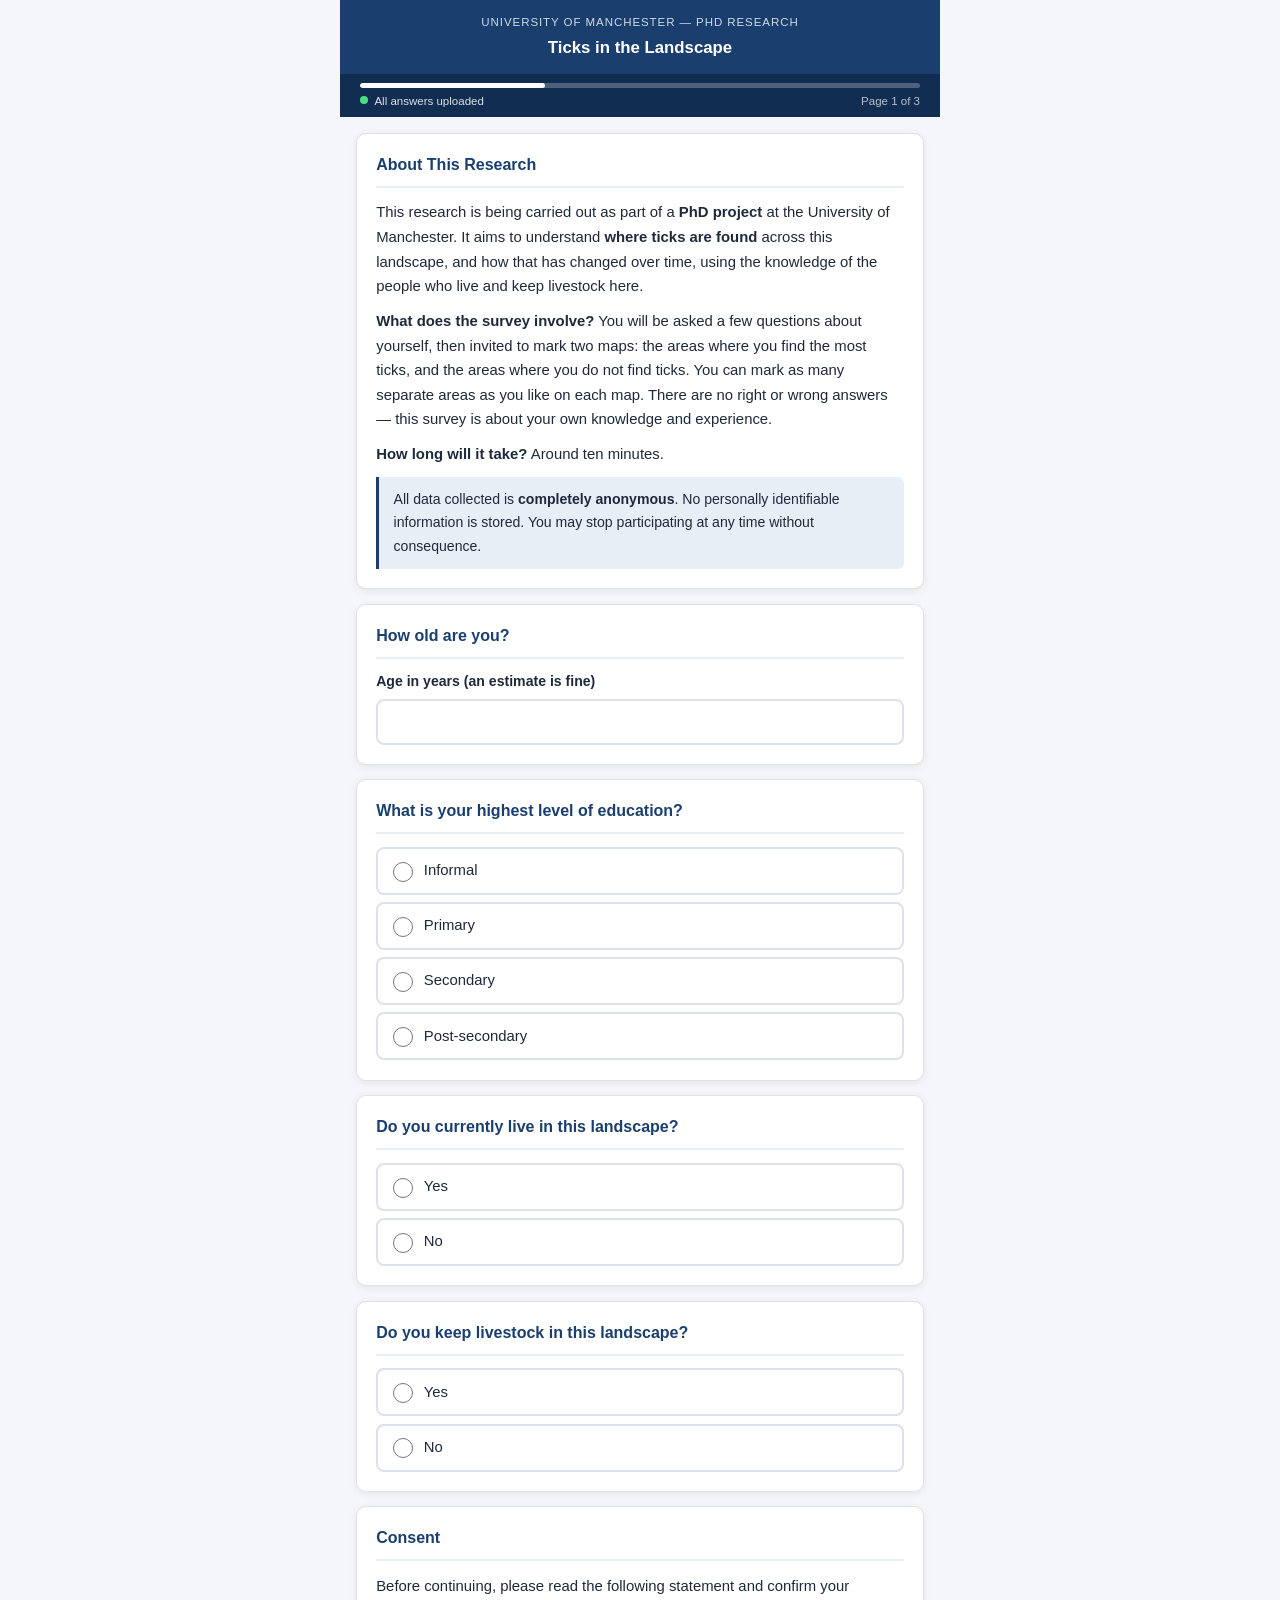
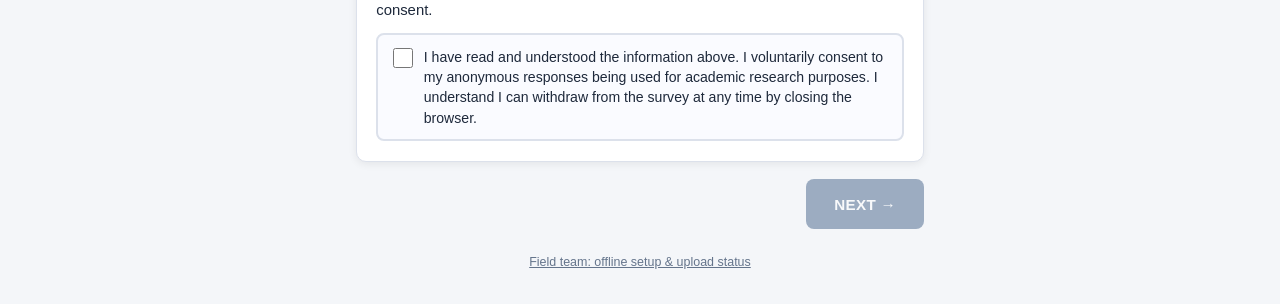
<file: index.html>
<!DOCTYPE html>
<html lang="en">
<head>
    <meta charset="UTF-8">
    <!-- Mobile first: the survey is designed to be completed on a phone, so
         the viewport is pinned to the device width from the outset. -->
    <meta name="viewport" content="width=device-width, initial-scale=1.0">
    <title>Ticks Mapping Survey</title>
    <link rel="stylesheet" href="style.css">
    <link rel="manifest" href="manifest.json">
    <meta name="theme-color" content="#1a3f6f">
</head>
<body>
<div class="page-container">

    <header class="site-header">
        <p class="institution">University of Manchester &mdash; PhD Research</p>
        <h1 class="site-title">Ticks in the Landscape</h1>
    </header>

    <!-- Three steps in total: this page, then the two maps. -->
    <div class="progress-wrap">
        <div class="progress-bar"><div class="progress-fill" style="width:33%"></div></div>
        <div class="progress-row">
            <p class="sync-status" id="sync-status"></p>
            <p class="progress-label">Page 1 of 3</p>
        </div>
    </div>

    <main class="content">

        <!-- ── Information sheet ── -->
        <div class="card">
            <h2>About This Research</h2>
            <p>This research is being carried out as part of a <strong>PhD project</strong> at the University of Manchester. It aims to understand <strong>where ticks are found</strong> across this landscape, and how that has changed over time, using the knowledge of the people who live and keep livestock here.</p>
            <p><strong>What does the survey involve?</strong> You will be asked a few questions about yourself, then invited to mark two maps: the areas where you find the most ticks, and the areas where you do not find ticks. You can mark as many separate areas as you like on each map. There are no right or wrong answers &mdash; this survey is about your own knowledge and experience.</p>
            <p><strong>How long will it take?</strong> Around ten minutes.</p>
            <p class="notice">All data collected is <strong>completely anonymous</strong>. No personally identifiable information is stored. You may stop participating at any time without consequence.</p>
        </div>

        <!-- ── Age ──
             A number rather than brackets: many participants will know their
             age only approximately, and an estimate in years is still more
             useful to the analysis than a bracket would be. -->
        <div class="card">
            <h2>How old are you?</h2>
            <div class="form-group">
                <label class="field-label" for="age">Age in years (an estimate is fine)</label>
                <input type="number" id="age" name="age" min="1" max="120" step="1" inputmode="numeric">
            </div>
        </div>

        <!-- ── Education ── -->
        <div class="card">
            <h2>What is your highest level of education?</h2>
            <div class="option-group" id="q-education">
                <label class="option-row"><input type="radio" name="education" value="informal"><span>Informal</span></label>
                <label class="option-row"><input type="radio" name="education" value="primary"><span>Primary</span></label>
                <label class="option-row"><input type="radio" name="education" value="secondary"><span>Secondary</span></label>
                <label class="option-row"><input type="radio" name="education" value="post_secondary"><span>Post-secondary</span></label>
            </div>
        </div>

        <!-- ── Residence ──
             The follow-up only appears on "Yes", and is only required then:
             see the FOLLOW_UPS table in the script below. -->
        <div class="card">
            <h2>Do you currently live in this landscape?</h2>
            <div class="option-group">
                <label class="option-row"><input type="radio" name="livesHere" value="yes"><span>Yes</span></label>
                <label class="option-row"><input type="radio" name="livesHere" value="no"><span>No</span></label>
            </div>
            <div class="follow-up hidden" id="livesHere-more">
                <div class="form-group">
                    <label class="field-label" for="livesYears">For how many years? (enter 0 if less than one year)</label>
                    <input type="number" id="livesYears" name="livesYears" min="0" max="120" step="1" inputmode="numeric">
                </div>
            </div>
        </div>

        <!-- ── Livestock ── -->
        <div class="card">
            <h2>Do you keep livestock in this landscape?</h2>
            <div class="option-group">
                <label class="option-row"><input type="radio" name="keepsLivestock" value="yes"><span>Yes</span></label>
                <label class="option-row"><input type="radio" name="keepsLivestock" value="no"><span>No</span></label>
            </div>
            <div class="follow-up hidden" id="keepsLivestock-more">
                <div class="form-group">
                    <label class="field-label" for="livestockYears">For how many years? (enter 0 if less than one year)</label>
                    <input type="number" id="livestockYears" name="livestockYears" min="0" max="120" step="1" inputmode="numeric">
                </div>
                <div class="form-group">
                    <label class="field-label">What livestock do you keep? (select all that apply)</label>
                    <div class="option-group" id="q-livestock">
                        <label class="option-row"><input type="checkbox" name="livestock" value="sheep"><span>Sheep</span></label>
                        <label class="option-row"><input type="checkbox" name="livestock" value="goats"><span>Goats</span></label>
                        <label class="option-row"><input type="checkbox" name="livestock" value="cattle"><span>Cattle</span></label>
                        <label class="option-row"><input type="checkbox" name="livestock" value="camel"><span>Camel</span></label>
                        <label class="option-row"><input type="checkbox" name="livestock" value="other"><span>Other (e.g., donkey, poultry)</span></label>
                    </div>
                </div>
            </div>
        </div>

        <!-- ── Consent ── -->
        <div class="card">
            <h2>Consent</h2>
            <p>Before continuing, please read the following statement and confirm your consent.</p>
            <label class="option-row consent-row">
                <input type="checkbox" id="consent">
                <span>I have read and understood the information above. I voluntarily consent to my anonymous responses being used for academic research purposes. I understand I can withdraw from the survey at any time by closing the browser.</span>
            </label>
        </div>

    </main>

    <!-- NEXT starts disabled and is unlocked once every question below has
         an answer — see updateGate() in the script block. -->
    <div class="nav-buttons end">
        <button class="btn btn-primary" id="next-btn" onclick="goNext()" disabled>NEXT &rarr;</button>
    </div>

    <!-- For the field team: pre-downloading the map, and checking on data
         that has not uploaded yet. -->
    <p class="setup-link"><a href="setup.html">Field team: offline setup &amp; upload status</a></p>

</div>

<!-- Classic scripts first: api.js expects both globals to exist. -->
<script src="config.js"></script>
<script src="outbox.js"></script>

<script type="module">
    import { getOrCreateSessionId, startNewSession, saveMeta,
             settleWithin, loadSurveyLocal, saveSurveyLocal } from './api.js';

    /* Decide whether this is a genuinely new participant, or someone stepping
       back to page 1 part-way through their own response.

       This matters on a shared device. The session ID lives in localStorage and
       is what every page writes under, so without an explicit reset a second
       participant on the same phone would file their answers into the first
       participant's database row and overwrite it. A fresh start is either no
       consent recorded yet, or a previous response that has been submitted. */
    const prev         = loadSurveyLocal();
    const isFreshStart = !prev.consent || prev.submittedAt;

    // Either way, this page must end up holding a valid session ID.
    if (isFreshStart) startNewSession(); else getOrCreateSessionId();

    /* Handed to the classic script below, which cannot import from a module
       but does own the buttons and their onclick handlers. */
    window.saveMeta        = saveMeta;
    window.settleWithin    = settleWithin;
    window.loadSurveyLocal = loadSurveyLocal;
    window.saveSurveyLocal = saveSurveyLocal;
</script>

<script>
    // Single-choice questions, always asked.
    const RADIO_NAMES = ['education', 'livesHere', 'keepsLivestock'];

    /* Questions that only appear, and are only required, after a "yes".
       Keyed by the yes/no question that reveals them; each lists the number
       fields and checkbox groups inside its follow-up block. */
    const FOLLOW_UPS = {
        livesHere:      { numbers: ['livesYears'],     checks: [] },
        keepsLivestock: { numbers: ['livestockYears'], checks: ['livestock'] }
    };

    const consentBox = document.getElementById('consent');
    const nextBtn    = document.getElementById('next-btn');

    /** The selected value of a radio group, or null. */
    const radioValue = name => {
        const el = document.querySelector(`input[name="${name}"]:checked`);
        return el ? el.value : null;
    };

    /** A whole number typed into a field, or null if blank or out of range. */
    function numberValue(id) {
        const el = document.getElementById(id);
        if (el.value.trim() === '') return null;
        const n = Number(el.value);
        return (Number.isInteger(n) && n >= Number(el.min) && n <= Number(el.max)) ? n : null;
    }

    /** Every ticked value of a checkbox group, as an array. */
    const checkValues = name =>
        [...document.querySelectorAll(`input[name="${name}"]:checked`)].map(cb => cb.value);

    /** Show each follow-up block only while its question is answered "yes". */
    function updateFollowUps() {
        Object.keys(FOLLOW_UPS).forEach(q => {
            document.getElementById(q + '-more').classList.toggle('hidden', radioValue(q) !== 'yes');
        });
    }

    /**
     * True once every question that is currently being asked has a valid
     * answer: age, the three single-choice questions, and the follow-ups of
     * any question answered "yes".
     */
    function allQuestionsAnswered() {
        if (numberValue('age') === null) return false;
        if (!RADIO_NAMES.every(radioValue)) return false;

        return Object.entries(FOLLOW_UPS).every(([q, f]) =>
            radioValue(q) !== 'yes' || (
                f.numbers.every(id => numberValue(id) !== null) &&
                f.checks.every(name => checkValues(name).length > 0)
            )
        );
    }

    /**
     * Re-evaluate whether NEXT should be enabled. Both consent and a complete
     * set of answers are required, since no later page gives a chance to come
     * back and fill in a skipped question.
     */
    function updateGate() {
        updateFollowUps();
        nextBtn.disabled = !consentBox.checked || !allQuestionsAnswered();
    }

    // Delegated: one pair of listeners covers every control on the page.
    document.querySelector('main').addEventListener('input',  updateGate);
    document.querySelector('main').addEventListener('change', updateGate);

    /* Pre-fill from the local copy, so a participant who steps back from the
       first map finds their answers still here rather than a blank form. */
    window.addEventListener('load', () => {
        const d = window.loadSurveyLocal ? window.loadSurveyLocal() : {};

        RADIO_NAMES.forEach(name => {
            if (!d[name]) return;
            const opt = document.querySelector(`input[name="${name}"][value="${d[name]}"]`);
            if (opt) opt.checked = true;
        });

        ['age', 'livesYears', 'livestockYears'].forEach(id => {
            if (d[id] != null) document.getElementById(id).value = d[id];
        });

        (d.livestock || []).forEach(v => {
            const cb = document.querySelector(`input[name="livestock"][value="${v}"]`);
            if (cb) cb.checked = true;
        });

        updateGate();
    });

    /** Save the demographics and consent, then move on to the first map. */
    async function goNext() {
        // Guard against a double tap firing two saves and two navigations.
        nextBtn.disabled = true;

        // Follow-ups are sent as null after a "no", even if something was
        // typed before the answer was changed, so the data never claims years
        // of livestock keeping from someone who said they keep none.
        const lives = radioValue('livesHere') === 'yes';
        const keeps = radioValue('keepsLivestock') === 'yes';

        const answers = {
            age:            numberValue('age'),
            education:      radioValue('education'),
            livesHere:      radioValue('livesHere'),
            livesYears:     lives ? numberValue('livesYears') : null,
            keepsLivestock: radioValue('keepsLivestock'),
            livestockYears: keeps ? numberValue('livestockYears') : null,
            livestock:      keeps ? checkValues('livestock') : []
        };

        // The local working copy pre-fills this page if the participant steps back.
        const d = window.loadSurveyLocal ? window.loadSurveyLocal() : {};
        Object.assign(d, answers);
        d.timestamp = new Date().toISOString();
        d.consent   = true;
        if (window.saveSurveyLocal) window.saveSurveyLocal(d);

        /* Wait only for the answers to be stored on the device — milliseconds —
           not for them to reach the server, which happens in the background
           whenever there is signal. */
        if (window.saveMeta && window.settleWithin) {
            await window.settleWithin(window.saveMeta({ ...answers, consent: true }));
        }

        window.location.href = 'map1.html';
    }
</script>
</body>
</html>
</file>
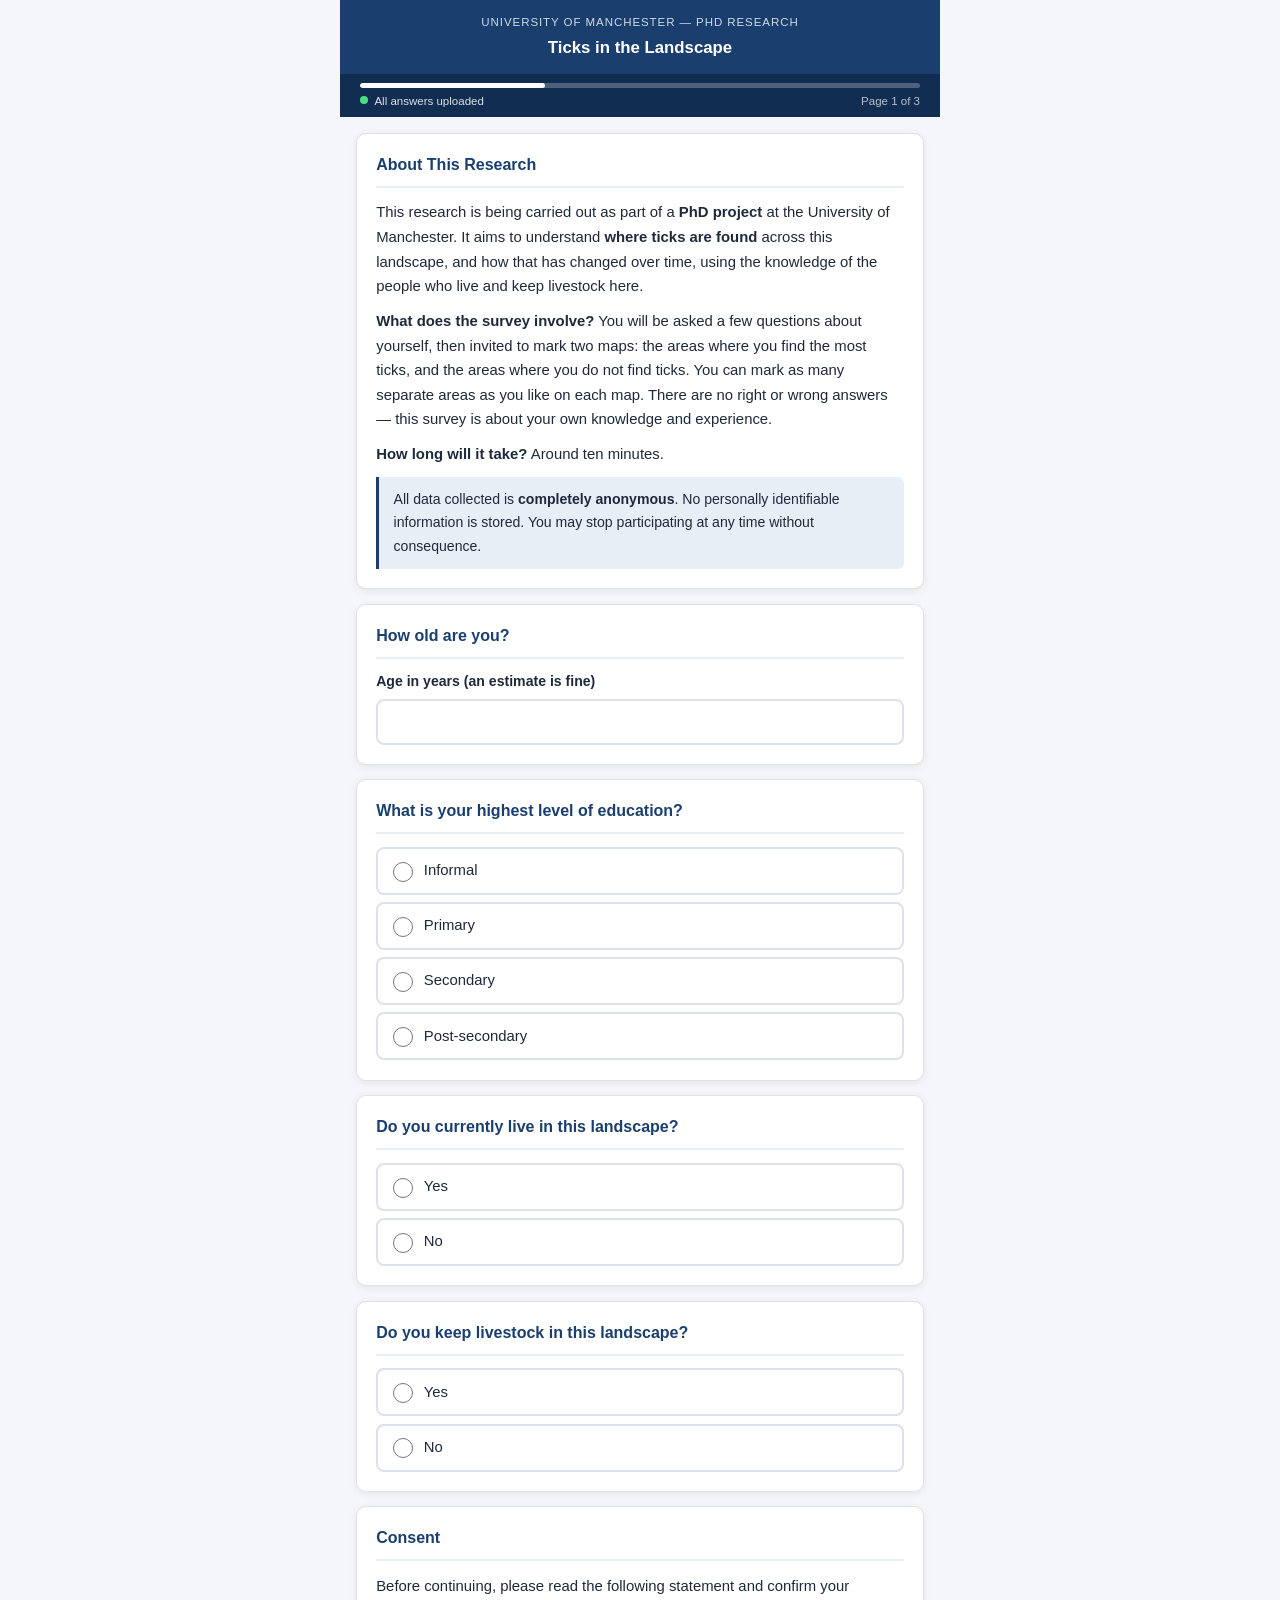
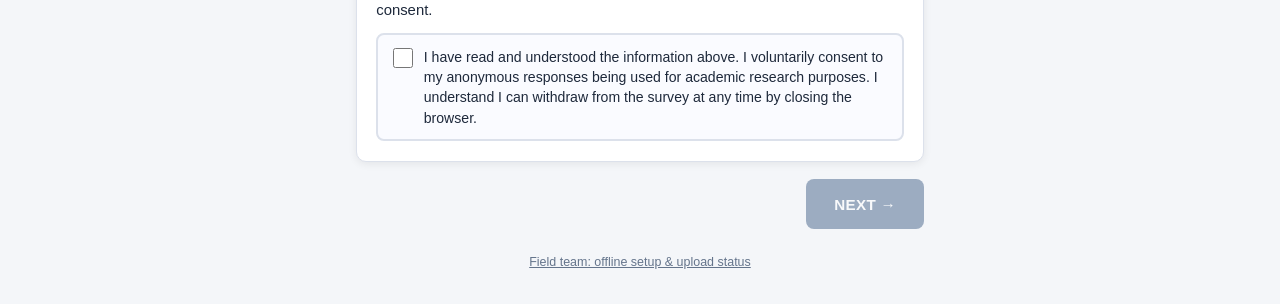
<file: map1.html>
<!DOCTYPE html>
<html lang="en">
<head>
    <meta charset="UTF-8">
    <!-- Zoom is locked on the map pages: a browser pinch-zoom of the page
         itself would fight with the map's own pinch-to-zoom gesture. -->
    <meta name="viewport" content="width=device-width, initial-scale=1.0, maximum-scale=1.0, user-scalable=no">
    <title>Ticks Mapping Survey &mdash; Most Ticks</title>
    <link rel="stylesheet" href="style.css">
    <link rel="manifest" href="manifest.json">
    <meta name="theme-color" content="#1a3f6f">
    <link rel="stylesheet" href="vendor/leaflet/leaflet.css">
</head>
<body>
<div class="page-container">

    <div class="progress-wrap">
        <div class="progress-bar"><div class="progress-fill" style="width:66%"></div></div>
        <div class="progress-row">
            <p class="sync-status" id="sync-status"></p>
            <p class="progress-label">Page 2 of 3</p>
        </div>
    </div>

    <!-- ── Question 1 ── -->
    <div class="map-question ticks">
        <h2>Please spray the areas where you find the most ticks.</h2>
        <p class="question-note">You can add as many separate areas as you like &mdash; press &ldquo;Spray again&rdquo; after each one.</p>
    </div>

    <p class="instructions">
        Use <strong>+&thinsp;/&thinsp;&minus;</strong> or pinch to zoom; drag one finger to move the map.<br><br>
        Tap <strong>MOST TICKS</strong> to pick up the spraycan, then hold and drag your finger to paint one area. Tap the button again to put the can down. When you are happy with it, press <strong>SPRAY AGAIN</strong> below to save it and start on another area, or press <strong>NEXT</strong> to save it and move on. Leave the map blank if none of this applies to you.
    </p>

    <div class="map-toolbar">
        <button class="tool-btn" onclick="undoSprayAndCheck()">&#8630; Undo</button>
        <button class="tool-btn" onclick="clearSprayAndCheck()">&#x1F5D1; Clear all</button>
        <button class="tool-btn" onclick="resetView()">&#8635; Reset map</button>
    </div>

    <div class="map-wrap">
        <div id="map"></div>
    </div>

    <div class="draw-modes">
        <button class="draw-btn btn-draw-ticks" id="btn-ticks" onclick="selectColour('ticks')">
            <span class="draw-label"><span class="swatch"></span>MOST TICKS</span>
        </button>
    </div>

    <!-- Running total of areas saved so far on this question. -->
    <p class="places-count" id="places-count">No areas added yet</p>

    <div class="nav-buttons nav-buttons-3">
        <button class="btn btn-secondary" onclick="goBack()">&larr; PREV</button>
        <button class="btn btn-secondary" id="spray-again-btn" onclick="requestSprayAgain()" disabled>SPRAY AGAIN</button>
        <button class="btn btn-primary" id="next-btn" onclick="requestNext()">NEXT &rarr;</button>
    </div>

</div><!-- /.page-container -->

<!-- ── Follow-up sheet: asked about the area just marked, whenever
     SPRAY AGAIN or NEXT is pressed with something painted. Every group
     below carries data-field (what it answers) and, where an answer is
     mandatory, data-required — mappage.js reads and validates the sheet
     generically from those attributes. ── -->
<div id="form-modal" class="modal-overlay hidden" onclick="if(event.target===this)closeModal()">
    <div class="modal-sheet">
        <h3 class="modal-title">Tell us about this area&hellip;</h3>

        <div class="form-group">
            <label class="field-label">Please select one:</label>
            <div class="option-group modal-radio-group" data-field="trend" data-required="true">
                <label class="option-row"><input type="radio" name="trend" value="always_many"><span>There were lots of ticks here as long as I can remember</span></label>
                <label class="option-row"><input type="radio" name="trend" value="used_more"><span>There used to be more ticks here</span></label>
                <label class="option-row"><input type="radio" name="trend" value="used_fewer"><span>There used to be fewer ticks here</span></label>
                <label class="option-row"><input type="radio" name="trend" value="dont_know"><span>I don&rsquo;t know</span></label>
            </div>
        </div>

        <!-- 0-10 as eleven tap targets rather than a slider: 0 is a real
             answer here, so there is no "untouched" slider position to spare,
             and a tap is easier than dragging to an exact number. -->
        <div class="form-group">
            <label class="field-label">How confident are you on this answer? (0&ndash;10)</label>
            <div class="scale-options modal-radio-group" data-field="confidence" data-type="int" data-required="true">
                <label class="scale-option"><input type="radio" name="confidence" value="0"><span>0</span></label>
                <label class="scale-option"><input type="radio" name="confidence" value="1"><span>1</span></label>
                <label class="scale-option"><input type="radio" name="confidence" value="2"><span>2</span></label>
                <label class="scale-option"><input type="radio" name="confidence" value="3"><span>3</span></label>
                <label class="scale-option"><input type="radio" name="confidence" value="4"><span>4</span></label>
                <label class="scale-option"><input type="radio" name="confidence" value="5"><span>5</span></label>
                <label class="scale-option"><input type="radio" name="confidence" value="6"><span>6</span></label>
                <label class="scale-option"><input type="radio" name="confidence" value="7"><span>7</span></label>
                <label class="scale-option"><input type="radio" name="confidence" value="8"><span>8</span></label>
                <label class="scale-option"><input type="radio" name="confidence" value="9"><span>9</span></label>
                <label class="scale-option"><input type="radio" name="confidence" value="10"><span>10</span></label>
            </div>
            <div class="scale-endpoints"><span>Not at all confident</span><span>Completely confident</span></div>
        </div>

        <div class="nav-buttons" style="margin-top:0.9rem;padding:0;">
            <button class="btn btn-secondary" onclick="closeModal()">&larr; Back to map</button>
            <button class="btn btn-primary" id="modal-confirm-btn" onclick="confirmModal()" disabled>Save</button>
        </div>
    </div>
</div>

<script src="vendor/leaflet/leaflet.js"></script>
<script src="config.js"></script>
<script src="outbox.js"></script>

<script>
    /* Everything that makes this page different from the other map. Read by
       mappage.js, which supplies all the shared behaviour. */
    window.PAGE_CONFIG = {
        // The key this map's places are stored under in the database.
        question: 'ticks',

        // Dot fill colour. Red, which stands out against the browns and
        // greens of rangeland imagery and reads naturally as "ticks here".
        colours: { ticks: '#dc2626' },

        prev:    'index.html',
        next:    'map2.html',
        isFinal: false
    };
</script>

<!-- Classic script first: it defines the global spray functions the buttons
     above call. The module then wires it to the map and the outbox. -->
<script src="spray.js"></script>
<script type="module" src="mappage.js"></script>
</body>
</html>
</file>
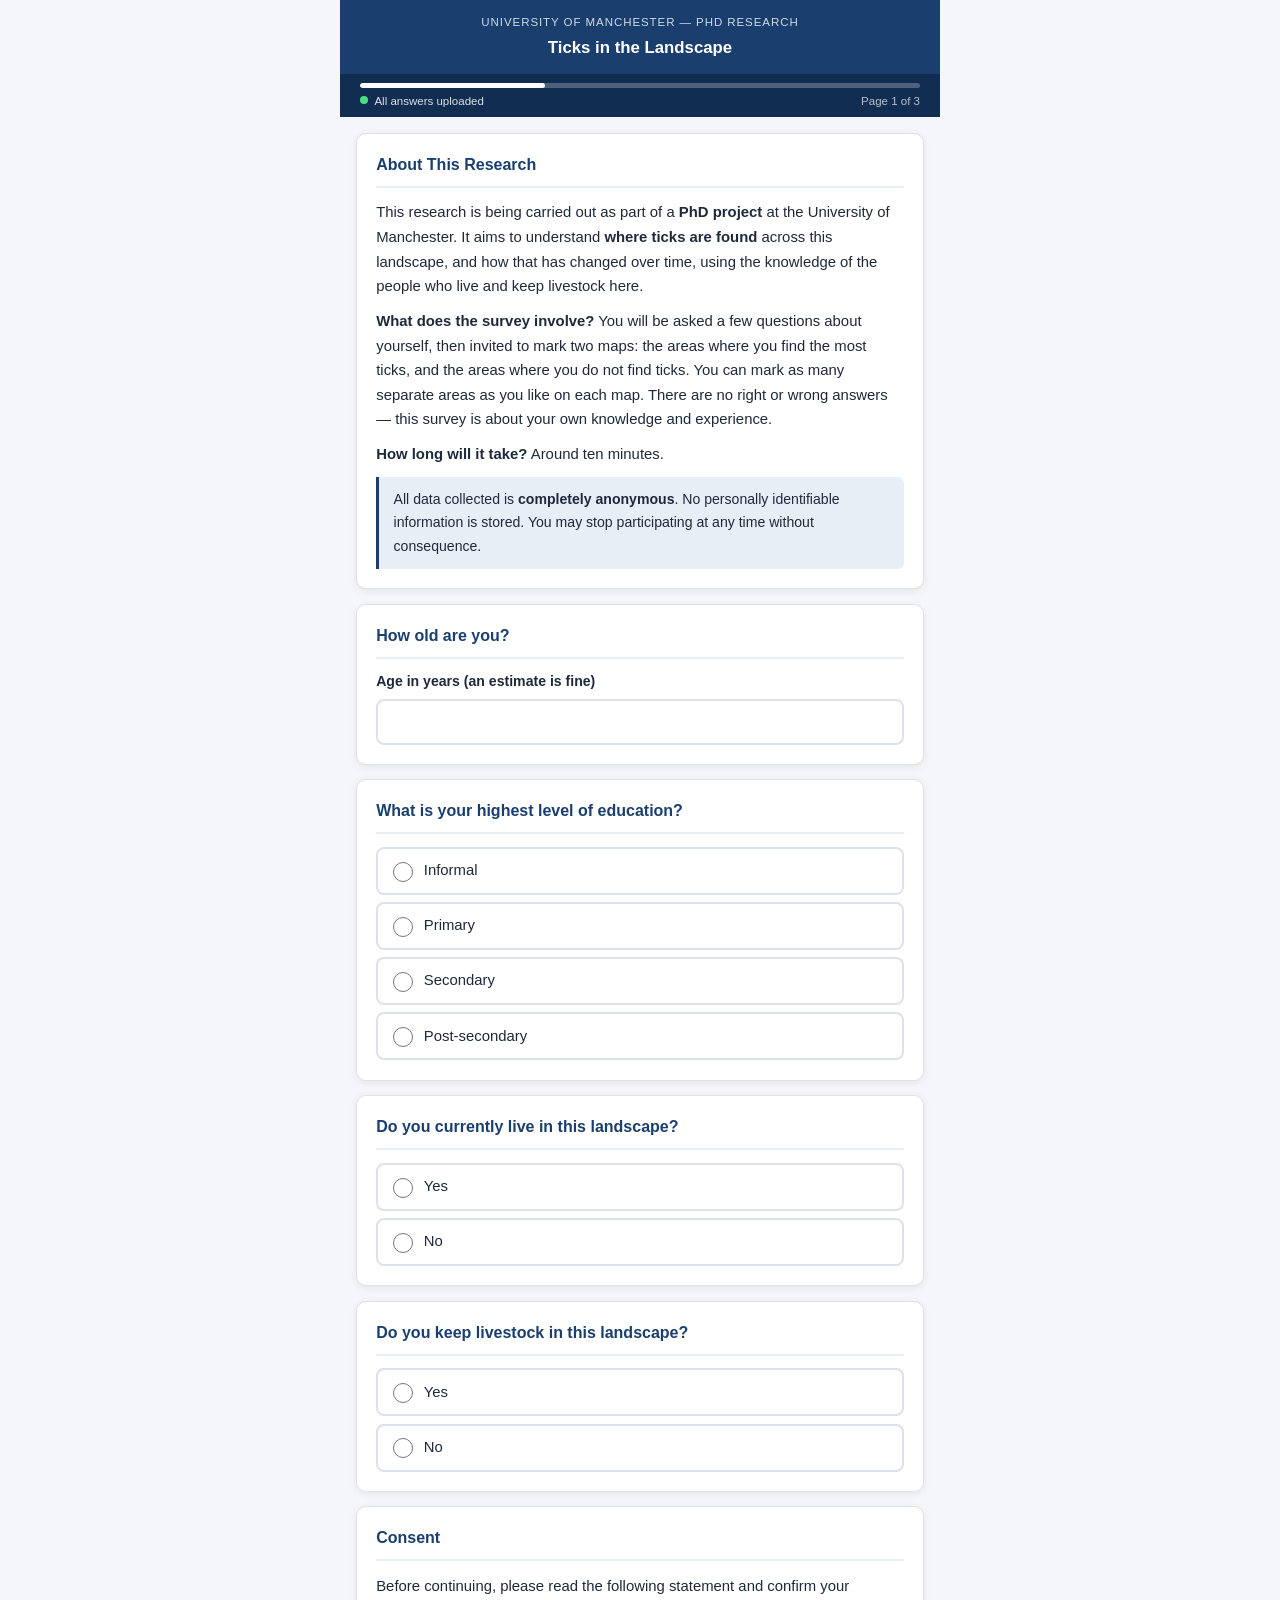
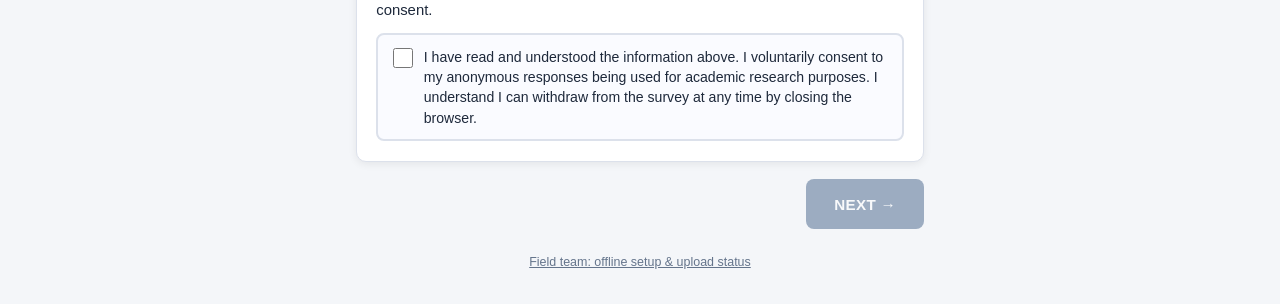
<file: map2.html>
<!DOCTYPE html>
<html lang="en">
<head>
    <meta charset="UTF-8">
    <meta name="viewport" content="width=device-width, initial-scale=1.0, maximum-scale=1.0, user-scalable=no">
    <title>Ticks Mapping Survey &mdash; No Ticks</title>
    <link rel="stylesheet" href="style.css">
    <link rel="manifest" href="manifest.json">
    <meta name="theme-color" content="#1a3f6f">
    <link rel="stylesheet" href="vendor/leaflet/leaflet.css">
</head>
<body>
<div class="page-container">

    <div class="progress-wrap">
        <div class="progress-bar"><div class="progress-fill" style="width:100%"></div></div>
        <div class="progress-row">
            <p class="sync-status" id="sync-status"></p>
            <p class="progress-label">Page 3 of 3</p>
        </div>
    </div>

    <!-- ── Question 2 ── -->
    <div class="map-question no-ticks">
        <h2>Please spray the areas where you do not find ticks.</h2>
        <p class="question-note">You can add as many separate areas as you like &mdash; press &ldquo;Spray again&rdquo; after each one.</p>
    </div>

    <p class="instructions">
        Use <strong>+&thinsp;/&thinsp;&minus;</strong> or pinch to zoom; drag one finger to move the map.<br><br>
        Tap <strong>NO TICKS</strong> to pick up the spraycan, then hold and drag your finger to paint one area. Tap the button again to put the can down. When you are happy with it, press <strong>SPRAY AGAIN</strong> below to save it and start on another area, or press <strong>SUBMIT</strong> to save it and finish the survey. Leave the map blank if none of this applies to you.
    </p>

    <div class="map-toolbar">
        <button class="tool-btn" onclick="undoSprayAndCheck()">&#8630; Undo</button>
        <button class="tool-btn" onclick="clearSprayAndCheck()">&#x1F5D1; Clear all</button>
        <button class="tool-btn" onclick="resetView()">&#8635; Reset map</button>
    </div>

    <div class="map-wrap">
        <div id="map"></div>
    </div>

    <div class="draw-modes">
        <button class="draw-btn btn-draw-no_ticks" id="btn-no_ticks" onclick="selectColour('no_ticks')">
            <span class="draw-label"><span class="swatch"></span>NO TICKS</span>
        </button>
    </div>

    <p class="places-count" id="places-count">No areas added yet</p>

    <div class="nav-buttons nav-buttons-3">
        <button class="btn btn-secondary" onclick="goBack()">&larr; PREV</button>
        <button class="btn btn-secondary" id="spray-again-btn" onclick="requestSprayAgain()" disabled>SPRAY AGAIN</button>
        <button class="btn btn-primary" id="next-btn" onclick="requestNext()">SUBMIT</button>
    </div>

</div><!-- /.page-container -->

<!-- ── Follow-up sheet ── -->
<div id="form-modal" class="modal-overlay hidden" onclick="if(event.target===this)closeModal()">
    <div class="modal-sheet">
        <h3 class="modal-title">Tell us about this area&hellip;</h3>

        <div class="form-group">
            <label class="field-label">Please select one:</label>
            <div class="option-group modal-radio-group" data-field="trend" data-required="true">
                <label class="option-row"><input type="radio" name="trend" value="always_few"><span>There were few or no ticks here as long as I can remember</span></label>
                <label class="option-row"><input type="radio" name="trend" value="used_more"><span>There used to be more ticks here</span></label>
                <label class="option-row"><input type="radio" name="trend" value="used_fewer"><span>There used to be fewer ticks here</span></label>
                <label class="option-row"><input type="radio" name="trend" value="dont_know"><span>I don&rsquo;t know</span></label>
            </div>
        </div>

        <div class="form-group">
            <label class="field-label">How confident are you on this answer? (0&ndash;10)</label>
            <div class="scale-options modal-radio-group" data-field="confidence" data-type="int" data-required="true">
                <label class="scale-option"><input type="radio" name="confidence" value="0"><span>0</span></label>
                <label class="scale-option"><input type="radio" name="confidence" value="1"><span>1</span></label>
                <label class="scale-option"><input type="radio" name="confidence" value="2"><span>2</span></label>
                <label class="scale-option"><input type="radio" name="confidence" value="3"><span>3</span></label>
                <label class="scale-option"><input type="radio" name="confidence" value="4"><span>4</span></label>
                <label class="scale-option"><input type="radio" name="confidence" value="5"><span>5</span></label>
                <label class="scale-option"><input type="radio" name="confidence" value="6"><span>6</span></label>
                <label class="scale-option"><input type="radio" name="confidence" value="7"><span>7</span></label>
                <label class="scale-option"><input type="radio" name="confidence" value="8"><span>8</span></label>
                <label class="scale-option"><input type="radio" name="confidence" value="9"><span>9</span></label>
                <label class="scale-option"><input type="radio" name="confidence" value="10"><span>10</span></label>
            </div>
            <div class="scale-endpoints"><span>Not at all confident</span><span>Completely confident</span></div>
        </div>

        <div class="nav-buttons" style="margin-top:0.9rem;padding:0;">
            <button class="btn btn-secondary" onclick="closeModal()">&larr; Back to map</button>
            <button class="btn btn-primary" id="modal-confirm-btn" onclick="confirmModal()" disabled>Save</button>
        </div>
    </div>
</div>

<script src="vendor/leaflet/leaflet.js"></script>
<script src="config.js"></script>
<script src="outbox.js"></script>

<script>
    window.PAGE_CONFIG = {
        question: 'no_ticks',

        // Blue: clearly distinct from the red of the "most ticks" map, so the
        // two datasets never look alike when plotted side by side.
        colours: { no_ticks: '#2563eb' },

        prev:    'map1.html',

        // The last page, so confirmModal()/proceed() also queue the submit.
        next:    'thankyou.html',
        isFinal: true
    };
</script>

<script src="spray.js"></script>
<script type="module" src="mappage.js"></script>
</body>
</html>
</file>
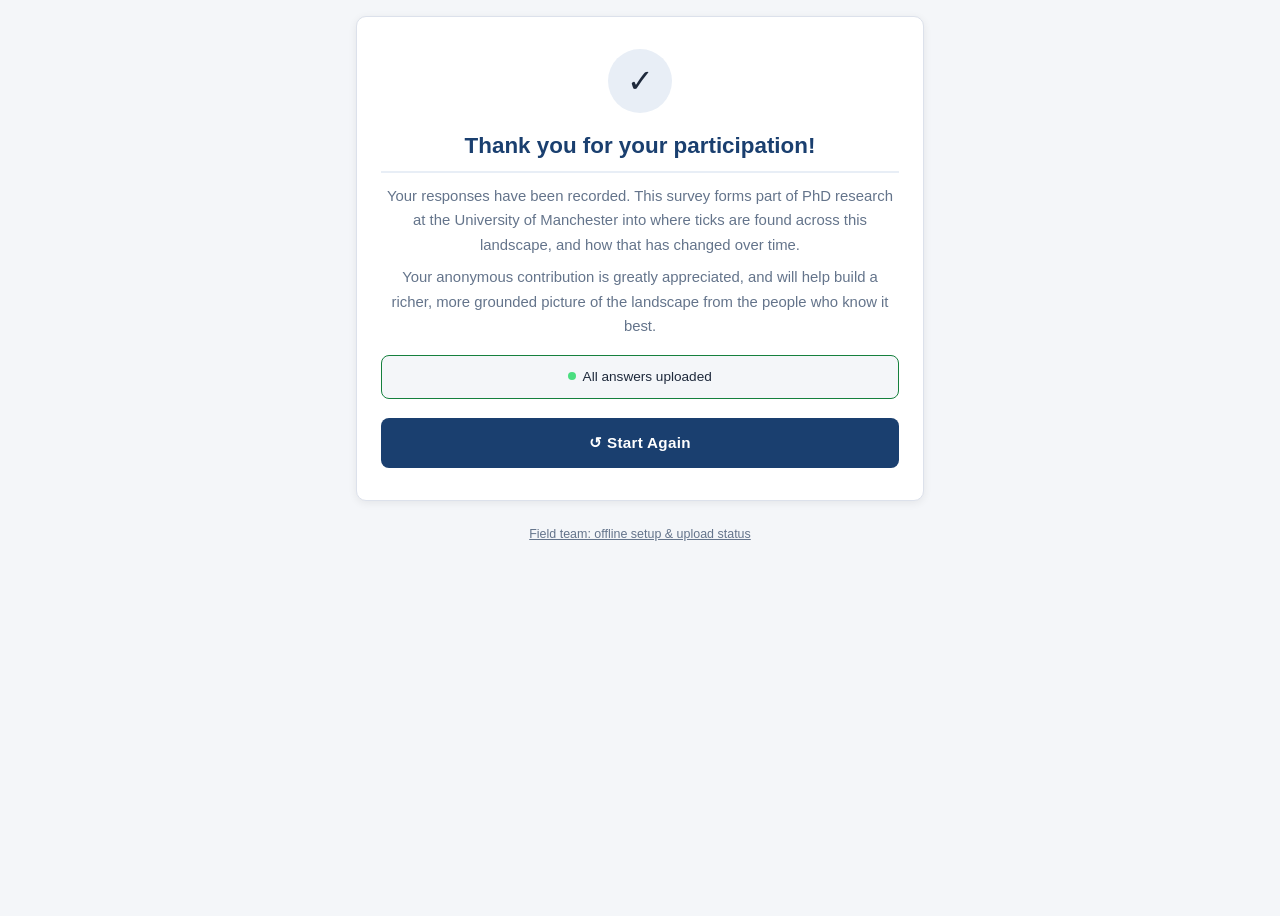
<file: thankyou.html>
<!DOCTYPE html>
<html lang="en">
<head>
    <meta charset="UTF-8">
    <meta name="viewport" content="width=device-width, initial-scale=1.0, maximum-scale=1.0, user-scalable=no">
    <title>Ticks Mapping Survey &mdash; Thank You</title>
    <link rel="stylesheet" href="style.css">
    <link rel="manifest" href="manifest.json">
    <meta name="theme-color" content="#1a3f6f">
</head>
<body>
<div class="page-container">

    <div id="thankyou-section">
        <div class="card thankyou-card">
            <div class="tick">&#10003;</div>
            <h2>Thank you for your participation!</h2>
            <p>Your responses have been recorded. This survey forms part of PhD research at the University of Manchester into where ticks are found across this landscape, and how that has changed over time.</p>
            <p>Your anonymous contribution is greatly appreciated, and will help build a richer, more grounded picture of the landscape from the people who know it best.</p>

            <!-- For the field team: whether this phone still holds answers that
                 have not reached the server. Updated by api.js. -->
            <p class="sync-status sync-status-block" id="sync-status"></p>

            <!-- The way to hand a shared phone to the next participant. Safe
                 even while uploads are waiting: each queued answer carries its
                 own participant's session ID. -->
            <p style="margin-top:1.2rem;">
                <button class="btn btn-primary" onclick="startAgain()" style="width:100%;">
                    &#8634; Start Again
                </button>
            </p>
        </div>
    </div>

    <p class="setup-link"><a href="setup.html">Field team: offline setup &amp; upload status</a></p>

</div><!-- /.page-container -->

<script src="config.js"></script>
<script src="outbox.js"></script>

<script type="module">
    // Imported for its side effects too: the service worker, the upload loop
    // and the status line all start as soon as api.js loads.
    import { clearSurveyLocal } from './api.js';

    /* Pin the participant to this page. Pressing Back from here would land
       them in the survey they have just completed, so an extra history entry
       is seeded, and re-seeded every time one is consumed. "Start Again" is
       unaffected, because it navigates forward rather than back. */
    history.pushState(null, '', location.href);
    window.addEventListener('popstate', () => history.pushState(null, '', location.href));

    /** Wipe this browser's working copy of the response and return to the start. */
    window.startAgain = function () {
        /* The session ID is cleared as well as the answers, or the next
           participant would write into this participant's database row.
           The outbox is deliberately left alone: anything still waiting to
           upload belongs to this participant and will still be sent. */
        clearSurveyLocal();
        window.location.href = 'index.html';
    };
</script>
</body>
</html>
</file>
<file: style.css>
/* ─────────────────────────────────────────────────────────────────
   style.css  –  Ticks Mapping Survey

   Mobile first throughout: every size below is chosen for a phone held
   in one hand, and the layout simply centres itself on wider screens
   rather than rearranging into a desktop design.
   ───────────────────────────────────────────────────────────────── */

/* Border-box sizing everywhere, so a padded element is the width it says
   it is — without this, every width calculation below would need adjusting
   for its own padding and border. */
*, *::before, *::after { box-sizing: border-box; margin: 0; padding: 0; }


/* ── Palette ─────────────────────────────────────────────────────
   Defined once as custom properties. One spray colour per map question,
   matching the value given for the dots in that page's PAGE_CONFIG, so a
   change of scheme means editing two files rather than ten rules. The
   "-deep" pair are darker versions of the same hue, used only to tint the
   question headings, where small text needs more contrast than a dot does. */
:root {
    /* University-ish blue, used for structure rather than for data. */
    --primary:        #1a3f6f;
    --primary-dark:   #122d52;
    --primary-light:  #e8eef6;

    /* Q1 — most ticks. Red. */
    --ticks:          #dc2626;
    --ticks-deep:     #b91c1c;

    /* Q2 — no ticks. Blue. */
    --no-ticks:       #2563eb;
    --no-ticks-deep:  #1d4ed8;

    /* Upload status line. */
    --ok:             #15803d;
    --warn:           #b45309;

    /* Neutrals. */
    --bg:             #f4f6f9;
    --card:           #ffffff;
    --border:         #dce1eb;
    --text:           #1e293b;
    --muted:          #64748b;

    /* Shared shape and depth, so every panel matches without repetition. */
    --radius:         10px;
    --shadow:         0 2px 8px rgba(0,0,0,0.07);
}


/* ── Base ────────────────────────────────────────────────────────  */

html {
    /* 16px root, so every rem below is a predictable multiple of it. */
    font-size: 16px;
    /* Suppresses the grey flash iOS paints over every tapped element, which
       on a page of buttons looks like a rendering fault. */
    -webkit-tap-highlight-color: transparent;
}

body {
    /* The system font stack: no web font to download, and the survey looks
       native on whatever device it is opened on. */
    font-family: -apple-system, BlinkMacSystemFont, 'Segoe UI', Roboto, Helvetica, sans-serif;
    background: var(--bg);
    color: var(--text);
    min-height: 100vh;
    /* Generous leading, because the information sheet is a wall of text. */
    line-height: 1.5;
}

/* Caps the line length on a laptop and centres the survey; on a phone the
   max-width simply never applies. */
.page-container { max-width: 600px; margin: 0 auto; padding-bottom: 2rem; }

/* Utility used by every element that is toggled from JavaScript. !important
   because it must win over whatever display value the element already has. */
.hidden { display: none !important; }


/* ── Header ──────────────────────────────────────────────────────  */

.site-header {
    background: var(--primary);
    color: #fff;
    padding: 0.9rem 1.25rem;
    text-align: center;
}

.site-title { font-size: 1.05rem; font-weight: 700; }

/* The institution line is deliberately quiet: it establishes provenance
   without competing with the survey title. */
.institution {
    font-size: 0.72rem;
    letter-spacing: 0.08em;
    text-transform: uppercase;
    opacity: 0.8;
    margin-bottom: 0.2rem;
}


/* ── Progress ────────────────────────────────────────────────────
   Three steps. Knowing how much is left is what stops people abandoning
   part-way through. */

.progress-wrap {
    background: var(--primary-dark);
    padding: 0.55rem 1.25rem 0.4rem;
}

.progress-bar {
    height: 5px;
    background: rgba(255,255,255,0.25);
    border-radius: 3px;
    /* Clips the fill to the rounded ends of the track. */
    overflow: hidden;
}

.progress-fill {
    height: 100%;
    background: #fff;
    border-radius: 3px;
    /* Animates if the width is ever changed from script. */
    transition: width 0.4s;
}

.progress-label {
    color: rgba(255,255,255,0.7);
    font-size: 0.72rem;
    text-align: right;
    flex-shrink: 0;
}

/* Upload status on the left, page number on the right, under the bar. */
.progress-row {
    display: flex;
    justify-content: space-between;
    align-items: baseline;
    gap: 0.75rem;
    margin-top: 0.3rem;
}


/* ── Upload status line ──────────────────────────────────────────
   Filled in by api.js. A coloured dot does most of the work, so the field
   team can tell at a glance whether a phone still holds unsent answers. */

.sync-status {
    font-size: 0.72rem;
    color: rgba(255,255,255,0.85);
    line-height: 1.35;
}

.sync-status:empty { display: none; }

.sync-status::before {
    content: "";
    display: inline-block;
    width: 8px; height: 8px;
    border-radius: 50%;
    margin-right: 0.4rem;
    vertical-align: 0.05em;
    background: #94a3b8;
}

.sync-status[data-state="ok"]::before   { background: #4ade80; }
.sync-status[data-state="busy"]::before { background: #60a5fa; }
.sync-status[data-state="wait"]::before { background: #fbbf24; }
.sync-status[data-state="warn"]::before { background: #f87171; }

/* The same line inside a white card, where it needs dark text and a box. */
.sync-status-block {
    color: var(--text) !important;
    background: var(--bg);
    border: 1px solid var(--border);
    border-radius: 8px;
    padding: 0.6rem 0.8rem;
    font-size: 0.85rem !important;
    margin-top: 1rem;
}
.sync-status-block[data-state="ok"]   { border-color: var(--ok); }
.sync-status-block[data-state="wait"],
.sync-status-block[data-state="warn"] { border-color: var(--warn); }


/* ── Cards ───────────────────────────────────────────────────────  */

.content { padding: 1rem 1rem 0; }

.card {
    background: var(--card);
    border: 1px solid var(--border);
    border-radius: var(--radius);
    padding: 1.2rem;
    margin-bottom: 0.9rem;
    box-shadow: var(--shadow);
}

.card h2 {
    font-size: 1rem;
    font-weight: 700;
    color: var(--primary);
    /* The rule underneath separates heading from body without a second
       background colour or an extra element. */
    padding-bottom: 0.55rem;
    margin-bottom: 0.8rem;
    border-bottom: 2px solid var(--primary-light);
}

.card p { font-size: 0.93rem; margin-bottom: 0.65rem; line-height: 1.65; }

/* No trailing gap inside the card. */
.card p:last-child { margin-bottom: 0; }

/* The anonymity promise, given a left bar so it reads as a standing
   commitment rather than as one more paragraph. */
.notice {
    background: var(--primary-light);
    border-left: 3px solid var(--primary);
    border-radius: 0 6px 6px 0;
    padding: 0.7rem 0.9rem;
    font-size: 0.88rem !important;
}


/* ── Form controls ───────────────────────────────────────────────  */

.form-group { margin-bottom: 1rem; }
.form-group:last-child { margin-bottom: 0; }

label.field-label {
    display: block;
    font-size: 0.88rem;
    font-weight: 600;
    margin-bottom: 0.38rem;
}

input[type="text"],
input[type="number"],
select,
textarea {
    width: 100%;
    /* Roomy padding: these are finger targets before they are text fields. */
    padding: 0.75rem 1rem;
    border: 2px solid var(--border);
    border-radius: 8px;
    /* 1rem exactly — iOS Safari zooms the whole page in on focus if an
       input's text is any smaller than 16px. */
    font-size: 1rem;
    font-family: inherit;
    color: var(--text);
    background: #fff;
    /* Strips the heavy native styling so the fields match each other. */
    -webkit-appearance: none;
    appearance: none;
    transition: border-color 0.2s;
}

/* A visible focus state is required for keyboard use; the default outline is
   replaced rather than simply removed. */
input:focus, select:focus, textarea:focus {
    outline: none;
    border-color: var(--primary);
}

select {
    /* The native arrow went with appearance:none, so it is redrawn here as an
       inline SVG — no extra file to fetch. */
    background-image: url("data:image/svg+xml,%3Csvg xmlns='http://www.w3.org/2000/svg' width='12' height='8'%3E%3Cpath d='M1 1l5 5 5-5' stroke='%2364748b' stroke-width='1.8' fill='none' stroke-linecap='round'/%3E%3C/svg%3E");
    background-repeat: no-repeat;
    background-position: right 0.9rem center;
    /* Keeps the longest option clear of the arrow. */
    padding-right: 2.4rem;
}

/* Vertical resize only: horizontal dragging would break the layout. */
textarea { min-height: 90px; resize: vertical; }


/* ── Radio and checkbox rows ─────────────────────────────────────
   The whole row is the label, so the tap target is the full width of the
   card rather than the 20px control itself. */

.option-group { display: flex; flex-direction: column; gap: 0.45rem; }

.option-row {
    display: flex;
    /* Top-aligned, so the control stays beside the first line of a long label
       rather than floating in the middle of a wrapped paragraph. */
    align-items: flex-start;
    gap: 0.7rem;
    padding: 0.7rem 0.9rem;
    border: 2px solid var(--border);
    border-radius: 8px;
    cursor: pointer;
    transition: border-color 0.18s, background 0.18s;
    /* 48px is the usual minimum comfortable touch target. */
    min-height: 48px;
    /* Stops a double-tap selecting the label text instead of ticking the box. */
    -webkit-user-select: none;
    user-select: none;
}

.option-row:hover { border-color: var(--primary); background: var(--primary-light); }

.option-row input[type="radio"],
.option-row input[type="checkbox"] {
    width: 20px; height: 20px;
    /* Nudged down to sit on the text baseline. */
    margin-top: 0.1rem;
    /* Never squashed by a long label beside it. */
    flex-shrink: 0;
    accent-color: var(--primary);
    cursor: pointer;
    /* Undoes the shared input styling above, which does not suit a tickbox. */
    padding: 0; border: none; background: none;
}

.option-row span { font-size: 0.93rem; line-height: 1.45; }

/* The selected answer is outlined, not just its 20px radio, so the choice
   is obvious at arm's length and in bright sunlight. */
.option-row:has(input:checked) { border-color: var(--primary); background: var(--primary-light); }

/* The consent row carries the most text and the most weight, so it is tinted
   very slightly to set it apart from an ordinary option. */
.consent-row { background: #fafbff; }
.consent-row span { font-size: 0.88rem; }

/* "For how long?" and the livestock list, revealed under a "Yes". Indented
   with a rule, so it reads as part of the question above it. */
.follow-up {
    margin-top: 0.9rem;
    padding-left: 0.9rem;
    border-left: 3px solid var(--primary-light);
}


/* ── 0-10 confidence scale ───────────────────────────────────────
   Eleven numbered tap targets in a row. Each one is the whole label, with
   the radio itself hidden: at eleven across a phone, a visible 20px radio
   plus its number would not fit, and the filled box is clearer anyway. */

.scale-options {
    display: flex;
    gap: 0.2rem;
}

.scale-option {
    flex: 1;
    /* Without this, the two-digit "10" would make its box wider than the rest. */
    min-width: 0;
    cursor: pointer;
    -webkit-user-select: none;
    user-select: none;
}

.scale-option input {
    /* Visually hidden but still focusable and announced by screen readers. */
    position: absolute;
    opacity: 0;
    width: 1px; height: 1px;
}

.scale-option span {
    display: flex;
    align-items: center;
    justify-content: center;
    height: 44px;
    border: 2px solid var(--border);
    border-radius: 7px;
    font-size: 0.9rem;
    font-weight: 700;
    color: var(--muted);
    transition: background 0.15s, border-color 0.15s, color 0.15s;
}

.scale-option input:checked + span {
    background: var(--primary);
    border-color: var(--primary);
    color: #fff;
}

.scale-option input:focus-visible + span { outline: 2px solid var(--primary); outline-offset: 2px; }


/* ── Buttons ─────────────────────────────────────────────────────  */

.btn {
    /* inline-flex centres the label and any arrow glyph together. */
    display: inline-flex;
    align-items: center;
    justify-content: center;
    gap: 0.35rem;
    padding: 0.85rem 1.75rem;
    border: none;
    border-radius: 8px;
    font-size: 0.95rem;
    font-weight: 700;
    font-family: inherit;
    cursor: pointer;
    /* Comfortably above the 44px minimum for a primary action. */
    min-height: 50px;
    letter-spacing: 0.02em;
    transition: background 0.18s, opacity 0.18s, transform 0.1s;
    -webkit-tap-highlight-color: transparent;
}

/* A press is confirmed by the button shrinking slightly — the only feedback
   a touch device gives, since there is no hover state. */
.btn:active { transform: scale(0.97); }

/* Disabled buttons are dimmed and do not react to a press at all, so a
   participant is never left wondering whether their tap registered. */
.btn:disabled { opacity: 0.4; cursor: not-allowed; }
.btn:disabled:active { transform: none; }

.btn-primary { background: var(--primary); color: #fff; }
.btn-primary:hover:not(:disabled) { background: var(--primary-dark); }

.btn-secondary { background: #fff; color: var(--text); border: 2px solid var(--border); }
.btn-secondary:hover:not(:disabled) { border-color: var(--primary); color: var(--primary); }

/* PREV on the left, NEXT on the right, in the same place on every page. */
.nav-buttons {
    display: flex;
    justify-content: space-between;
    align-items: center;
    padding: 0 1rem;
    margin-top: 1.1rem;
}

/* Page 1 has no PREV, so its single button is pushed to the right to stay
   where NEXT sits on every other page. */
.nav-buttons.end { justify-content: flex-end; }

/* The map pages fit a third button — SPRAY AGAIN — between PREV and NEXT.
   Equal thirds rather than the two-button pair's natural width, and a
   smaller side padding so "SPRAY AGAIN" fits one line on a narrow phone. */
.nav-buttons-3 { gap: 0.5rem; }
.nav-buttons-3 .btn { flex: 1; padding-left: 0.5rem; padding-right: 0.5rem; }


/* ── Map pages ───────────────────────────────────────────────────  */

.map-question { padding: 1rem 1rem 0.6rem; }

.map-question h2 {
    font-size: 1.15rem;
    font-weight: 700;
    line-height: 1.3;
    color: var(--primary);
}

/* Each question is tinted to match the spray colour used to answer it, so
   the link between the question and the paint is immediate. */
.map-question.ticks    h2 { color: var(--ticks-deep); }
.map-question.no-ticks h2 { color: var(--no-ticks-deep); }

/* The subtext under each question's heading: present, but clearly
   subordinate to the question itself. */
.question-note {
    margin-top: 0.45rem;
    font-size: 0.85rem;
    color: var(--muted);
    line-height: 1.5;
}

/* How-to text. Quiet, because it is read once and then ignored. */
.instructions {
    margin: 0 1rem 0.7rem;
    padding: 0.7rem 1rem;
    background: var(--card);
    border: 1px solid var(--border);
    border-radius: 8px;
    font-size: 0.83rem;
    color: var(--muted);
    line-height: 1.6;
}

/* Undo / Clear / Reset, sharing the width equally above the map. */
.map-toolbar {
    display: flex;
    gap: 0.45rem;
    margin: 0 1rem 0.5rem;
}

.tool-btn {
    /* Equal thirds regardless of label length. */
    flex: 1;
    padding: 0.55rem 0.4rem;
    border: 2px solid var(--border);
    border-radius: 7px;
    background: #fff;
    font-size: 0.78rem;
    font-weight: 600;
    font-family: inherit;
    cursor: pointer;
    color: var(--text);
    min-height: 42px;
    transition: border-color 0.18s, color 0.18s, background 0.18s;
}

.tool-btn:hover { border-color: var(--primary); color: var(--primary); }
.tool-btn:active { background: var(--primary-light); }

.map-wrap { position: relative; margin: 0 1rem; }

#map {
    /* Viewport-relative, so the map fills the screen on a phone but is
       bounded on a laptop, with a floor that keeps it usable on a small
       device in landscape. */
    height: 65vh;
    min-height: 320px;
    max-height: 560px;
    border-radius: var(--radius);
    border: 2px solid var(--border);
    /* Clips the tiles to the rounded corners. */
    overflow: hidden;
    cursor: grab;
    /* Shown wherever imagery has not been downloaded, so a gap in the
       offline map reads as "no imagery" rather than as a broken page. */
    background: #d6d3cc;
}


/* ── Spray colour buttons ────────────────────────────────────────  */

.draw-modes {
    display: flex;
    gap: 0.6rem;
    margin: 0.7rem 1rem 0;
}

.draw-btn {
    /* One button per map, spanning the full width of the row. */
    flex: 1;
    display: flex;
    /* Stacked: the label on top, the tap hint underneath. */
    flex-direction: column;
    align-items: center;
    justify-content: center;
    gap: 0.15rem;
    padding: 0.8rem 0.5rem;
    /* Transparent border reserved at full width, so the coloured border added
       below cannot shift the layout when it appears. */
    border: 2.5px solid transparent;
    border-radius: 8px;
    font-size: 0.78rem;
    font-weight: 800;
    font-family: inherit;
    cursor: pointer;
    text-align: center;
    min-height: 52px;
    letter-spacing: 0.03em;
    text-transform: uppercase;
    transition: all 0.2s;
}

/* The swatch and the button's name, kept on one line together while the
   hint below them forms the second line of the stack. */
.draw-label {
    display: flex;
    align-items: center;
    gap: 0.45rem;
}

/* A dot of the actual paint colour, so the button is identifiable by colour
   as well as by its label. */
.draw-btn .swatch {
    width: 14px; height: 14px;
    border-radius: 50%;
    flex-shrink: 0;
    /* A faint ring keeps the pale swatches visible on a pale button. */
    border: 2px solid rgba(0,0,0,0.25);
}

/* The armed state: an inset shadow and a ring in the button's own colour,
   which is the only signal that a finger drag will now paint rather than pan. */
.draw-btn.active {
    box-shadow: inset 0 2px 5px rgba(0,0,0,0.18), 0 0 0 3px currentColor;
}

/* The button is a toggle, so it states what the next tap will do — in both
   states. Neither half of that is discoverable on its own: an unlabelled
   button gives no reason to press it, and getting stuck in spray mode with
   no way back to panning is the one way to be properly lost. */
.draw-btn::after {
    content: "tap to start";
    font-size: 0.6rem;
    font-weight: 600;
    letter-spacing: 0.06em;
    text-transform: uppercase;
    opacity: 0.7;
}

/* Same line, opposite instruction, once the can is in hand. Because the hint
   is present either way, the button does not change height when it is armed. */
.draw-btn.active::after { content: "tap to stop"; }

/* Q1 — most ticks. Pale tint, saturated border, deep text: enough contrast
   to read, while the button still clearly belongs to its colour family. Q2
   follows the same recipe in its own hue. */
.btn-draw-ticks {
    background: rgba(220,38,38,0.10);
    color: #991b1b;
    border-color: var(--ticks);
}
.btn-draw-ticks.active, .btn-draw-ticks:hover {
    background: rgba(220,38,38,0.22);
    border-color: #991b1b;
}
.btn-draw-ticks .swatch { background: var(--ticks); }

/* Q2 — no ticks. */
.btn-draw-no_ticks {
    background: rgba(37,99,235,0.10);
    color: #1e40af;
    border-color: var(--no-ticks);
}
.btn-draw-no_ticks.active, .btn-draw-no_ticks:hover {
    background: rgba(37,99,235,0.22);
    border-color: #1e40af;
}
.btn-draw-no_ticks .swatch { background: var(--no-ticks); }


/* ── Places count ─────────────────────────────────────────────────
   A quiet running total ("2 places added") beneath the draw button, so the
   participant has some feedback that "Spray again" is actually accumulating
   places rather than just resetting the map. */
.places-count {
    margin: 0.6rem 1rem 0;
    font-size: 0.8rem;
    color: var(--muted);
    text-align: center;
}


/* ── Follow-up sheet ─────────────────────────────────────────────
   A bottom sheet rather than a centred dialogue: it rises into the
   half of the screen a thumb can actually reach. */

.modal-overlay {
    position: fixed;
    /* Covers the viewport, so the map cannot be painted while it is open. */
    inset: 0;
    background: rgba(15,23,42,0.55);
    /* Above everything, Leaflet's controls included. */
    z-index: 2000;
    display: flex;
    /* Bottom-aligned: this is what makes it a sheet rather than a dialogue. */
    align-items: flex-end;
    justify-content: center;
}

.modal-sheet {
    background: var(--card);
    /* Rounded at the top only — the bottom edge is off-screen. */
    border-radius: 16px 16px 0 0;
    /* The safe-area inset clears the home indicator on a modern iPhone. */
    padding: 1.4rem 1.25rem calc(1.5rem + env(safe-area-inset-bottom, 0px));
    width: 100%;
    max-width: 600px;
    /* Capped and scrollable, so an on-screen keyboard cannot push the
       buttons out of reach. */
    max-height: 80vh;
    overflow-y: auto;
    box-shadow: 0 -4px 24px rgba(0,0,0,0.18);
}

.modal-title {
    font-size: 1rem;
    font-weight: 700;
    color: var(--primary);
    padding-bottom: 0.6rem;
    margin-bottom: 0.9rem;
    border-bottom: 2px solid var(--primary-light);
}

/* Questions on the sheet are a little more spaced than on the main pages,
   since each one is answered for every area marked. */
.modal-sheet .form-group { margin-bottom: 1.2rem; }

/* Anchors the 0-10 scale: without these the numbers alone say nothing
   about which end means what. */
.scale-endpoints {
    display: flex;
    justify-content: space-between;
    font-size: 0.73rem;
    color: var(--muted);
    margin-top: 0.3rem;
}


/* ── Thank you ───────────────────────────────────────────────────  */

.thankyou-card {
    text-align: center;
    padding: 2rem 1.5rem;
    margin: 1rem 1rem 0;
}

/* The tick is a text glyph in a circle: no icon font, no image request. */
.thankyou-card .tick {
    width: 64px; height: 64px;
    background: var(--primary-light);
    border-radius: 50%;
    display: flex; align-items: center; justify-content: center;
    margin: 0 auto 1rem;
    font-size: 2rem;
}

.thankyou-card h2 { font-size: 1.4rem; color: var(--primary); margin-bottom: 0.65rem; }
.thankyou-card p { font-size: 0.93rem; color: var(--muted); margin-bottom: 0.5rem; }


/* ── Field setup page ────────────────────────────────────────────  */

/* The discreet way in, at the foot of the start and thank-you pages. */
.setup-link {
    text-align: center;
    margin-top: 1.5rem;
    font-size: 0.78rem;
}
.setup-link a { color: var(--muted); }

/* The .btn look on a link, for "Go to survey". */
a.btn { text-decoration: none; }

.btn-small { padding: 0.6rem 1rem; min-height: 42px; font-size: 0.85rem; }

/* A row of buttons that wraps onto a second line on a narrow phone. */
.button-row {
    display: flex;
    flex-wrap: wrap;
    gap: 0.5rem;
    margin-top: 0.7rem;
}

/* A file input dressed as a button: the real control is invisible and
   stretched over the label, so a tap anywhere on it opens the picker. */
.file-btn { position: relative; overflow: hidden; }
.file-btn input[type="file"] {
    position: absolute;
    inset: 0;
    opacity: 0;
    cursor: pointer;
}

.check-list {
    list-style: none;
    margin: 0.4rem 0 0.6rem;
    font-size: 0.88rem;
    line-height: 1.5;
}
.check-list li { padding: 0.2rem 0; }
.check-list li[data-ok="yes"] { color: var(--ok); }
.check-list li[data-ok="no"]  { color: var(--warn); font-weight: 600; }

#map.setup-map { height: 55vh; min-height: 280px; }

.estimate { font-size: 0.85rem; color: var(--muted); margin-top: 0.4rem; }

.dl-bar {
    height: 8px;
    background: var(--border);
    border-radius: 4px;
    overflow: hidden;
    margin-top: 0.7rem;
}
.dl-fill { height: 100%; width: 0; background: var(--primary); transition: width 0.3s; }
</file>
<file: vendor/leaflet/leaflet.css>
/* required styles */

.leaflet-pane,
.leaflet-tile,
.leaflet-marker-icon,
.leaflet-marker-shadow,
.leaflet-tile-container,
.leaflet-pane > svg,
.leaflet-pane > canvas,
.leaflet-zoom-box,
.leaflet-image-layer,
.leaflet-layer {
	position: absolute;
	left: 0;
	top: 0;
	}
.leaflet-container {
	overflow: hidden;
	}
.leaflet-tile,
.leaflet-marker-icon,
.leaflet-marker-shadow {
	-webkit-user-select: none;
	   -moz-user-select: none;
	        user-select: none;
	  -webkit-user-drag: none;
	}
/* Prevents IE11 from highlighting tiles in blue */
.leaflet-tile::selection {
	background: transparent;
}
/* Safari renders non-retina tile on retina better with this, but Chrome is worse */
.leaflet-safari .leaflet-tile {
	image-rendering: -webkit-optimize-contrast;
	}
/* hack that prevents hw layers "stretching" when loading new tiles */
.leaflet-safari .leaflet-tile-container {
	width: 1600px;
	height: 1600px;
	-webkit-transform-origin: 0 0;
	}
.leaflet-marker-icon,
.leaflet-marker-shadow {
	display: block;
	}
/* .leaflet-container svg: reset svg max-width decleration shipped in Joomla! (joomla.org) 3.x */
/* .leaflet-container img: map is broken in FF if you have max-width: 100% on tiles */
.leaflet-container .leaflet-overlay-pane svg {
	max-width: none !important;
	max-height: none !important;
	}
.leaflet-container .leaflet-marker-pane img,
.leaflet-container .leaflet-shadow-pane img,
.leaflet-container .leaflet-tile-pane img,
.leaflet-container img.leaflet-image-layer,
.leaflet-container .leaflet-tile {
	max-width: none !important;
	max-height: none !important;
	width: auto;
	padding: 0;
	}

.leaflet-container img.leaflet-tile {
	/* See: https://bugs.chromium.org/p/chromium/issues/detail?id=600120 */
	mix-blend-mode: plus-lighter;
}

.leaflet-container.leaflet-touch-zoom {
	-ms-touch-action: pan-x pan-y;
	touch-action: pan-x pan-y;
	}
.leaflet-container.leaflet-touch-drag {
	-ms-touch-action: pinch-zoom;
	/* Fallback for FF which doesn't support pinch-zoom */
	touch-action: none;
	touch-action: pinch-zoom;
}
.leaflet-container.leaflet-touch-drag.leaflet-touch-zoom {
	-ms-touch-action: none;
	touch-action: none;
}
.leaflet-container {
	-webkit-tap-highlight-color: transparent;
}
.leaflet-container a {
	-webkit-tap-highlight-color: rgba(51, 181, 229, 0.4);
}
.leaflet-tile {
	filter: inherit;
	visibility: hidden;
	}
.leaflet-tile-loaded {
	visibility: inherit;
	}
.leaflet-zoom-box {
	width: 0;
	height: 0;
	-moz-box-sizing: border-box;
	     box-sizing: border-box;
	z-index: 800;
	}
/* workaround for https://bugzilla.mozilla.org/show_bug.cgi?id=888319 */
.leaflet-overlay-pane svg {
	-moz-user-select: none;
	}

.leaflet-pane         { z-index: 400; }

.leaflet-tile-pane    { z-index: 200; }
.leaflet-overlay-pane { z-index: 400; }
.leaflet-shadow-pane  { z-index: 500; }
.leaflet-marker-pane  { z-index: 600; }
.leaflet-tooltip-pane   { z-index: 650; }
.leaflet-popup-pane   { z-index: 700; }

.leaflet-map-pane canvas { z-index: 100; }
.leaflet-map-pane svg    { z-index: 200; }

.leaflet-vml-shape {
	width: 1px;
	height: 1px;
	}
.lvml {
	behavior: url(#default#VML);
	display: inline-block;
	position: absolute;
	}


/* control positioning */

.leaflet-control {
	position: relative;
	z-index: 800;
	pointer-events: visiblePainted; /* IE 9-10 doesn't have auto */
	pointer-events: auto;
	}
.leaflet-top,
.leaflet-bottom {
	position: absolute;
	z-index: 1000;
	pointer-events: none;
	}
.leaflet-top {
	top: 0;
	}
.leaflet-right {
	right: 0;
	}
.leaflet-bottom {
	bottom: 0;
	}
.leaflet-left {
	left: 0;
	}
.leaflet-control {
	float: left;
	clear: both;
	}
.leaflet-right .leaflet-control {
	float: right;
	}
.leaflet-top .leaflet-control {
	margin-top: 10px;
	}
.leaflet-bottom .leaflet-control {
	margin-bottom: 10px;
	}
.leaflet-left .leaflet-control {
	margin-left: 10px;
	}
.leaflet-right .leaflet-control {
	margin-right: 10px;
	}


/* zoom and fade animations */

.leaflet-fade-anim .leaflet-popup {
	opacity: 0;
	-webkit-transition: opacity 0.2s linear;
	   -moz-transition: opacity 0.2s linear;
	        transition: opacity 0.2s linear;
	}
.leaflet-fade-anim .leaflet-map-pane .leaflet-popup {
	opacity: 1;
	}
.leaflet-zoom-animated {
	-webkit-transform-origin: 0 0;
	    -ms-transform-origin: 0 0;
	        transform-origin: 0 0;
	}
svg.leaflet-zoom-animated {
	will-change: transform;
}

.leaflet-zoom-anim .leaflet-zoom-animated {
	-webkit-transition: -webkit-transform 0.25s cubic-bezier(0,0,0.25,1);
	   -moz-transition:    -moz-transform 0.25s cubic-bezier(0,0,0.25,1);
	        transition:         transform 0.25s cubic-bezier(0,0,0.25,1);
	}
.leaflet-zoom-anim .leaflet-tile,
.leaflet-pan-anim .leaflet-tile {
	-webkit-transition: none;
	   -moz-transition: none;
	        transition: none;
	}

.leaflet-zoom-anim .leaflet-zoom-hide {
	visibility: hidden;
	}


/* cursors */

.leaflet-interactive {
	cursor: pointer;
	}
.leaflet-grab {
	cursor: -webkit-grab;
	cursor:    -moz-grab;
	cursor:         grab;
	}
.leaflet-crosshair,
.leaflet-crosshair .leaflet-interactive {
	cursor: crosshair;
	}
.leaflet-popup-pane,
.leaflet-control {
	cursor: auto;
	}
.leaflet-dragging .leaflet-grab,
.leaflet-dragging .leaflet-grab .leaflet-interactive,
.leaflet-dragging .leaflet-marker-draggable {
	cursor: move;
	cursor: -webkit-grabbing;
	cursor:    -moz-grabbing;
	cursor:         grabbing;
	}

/* marker & overlays interactivity */
.leaflet-marker-icon,
.leaflet-marker-shadow,
.leaflet-image-layer,
.leaflet-pane > svg path,
.leaflet-tile-container {
	pointer-events: none;
	}

.leaflet-marker-icon.leaflet-interactive,
.leaflet-image-layer.leaflet-interactive,
.leaflet-pane > svg path.leaflet-interactive,
svg.leaflet-image-layer.leaflet-interactive path {
	pointer-events: visiblePainted; /* IE 9-10 doesn't have auto */
	pointer-events: auto;
	}

/* visual tweaks */

.leaflet-container {
	background: #ddd;
	outline-offset: 1px;
	}
.leaflet-container a {
	color: #0078A8;
	}
.leaflet-zoom-box {
	border: 2px dotted #38f;
	background: rgba(255,255,255,0.5);
	}


/* general typography */
.leaflet-container {
	font-family: "Helvetica Neue", Arial, Helvetica, sans-serif;
	font-size: 12px;
	font-size: 0.75rem;
	line-height: 1.5;
	}


/* general toolbar styles */

.leaflet-bar {
	box-shadow: 0 1px 5px rgba(0,0,0,0.65);
	border-radius: 4px;
	}
.leaflet-bar a {
	background-color: #fff;
	border-bottom: 1px solid #ccc;
	width: 26px;
	height: 26px;
	line-height: 26px;
	display: block;
	text-align: center;
	text-decoration: none;
	color: black;
	}
.leaflet-bar a,
.leaflet-control-layers-toggle {
	background-position: 50% 50%;
	background-repeat: no-repeat;
	display: block;
	}
.leaflet-bar a:hover,
.leaflet-bar a:focus {
	background-color: #f4f4f4;
	}
.leaflet-bar a:first-child {
	border-top-left-radius: 4px;
	border-top-right-radius: 4px;
	}
.leaflet-bar a:last-child {
	border-bottom-left-radius: 4px;
	border-bottom-right-radius: 4px;
	border-bottom: none;
	}
.leaflet-bar a.leaflet-disabled {
	cursor: default;
	background-color: #f4f4f4;
	color: #bbb;
	}

.leaflet-touch .leaflet-bar a {
	width: 30px;
	height: 30px;
	line-height: 30px;
	}
.leaflet-touch .leaflet-bar a:first-child {
	border-top-left-radius: 2px;
	border-top-right-radius: 2px;
	}
.leaflet-touch .leaflet-bar a:last-child {
	border-bottom-left-radius: 2px;
	border-bottom-right-radius: 2px;
	}

/* zoom control */

.leaflet-control-zoom-in,
.leaflet-control-zoom-out {
	font: bold 18px 'Lucida Console', Monaco, monospace;
	text-indent: 1px;
	}

.leaflet-touch .leaflet-control-zoom-in, .leaflet-touch .leaflet-control-zoom-out  {
	font-size: 22px;
	}


/* layers control */

.leaflet-control-layers {
	box-shadow: 0 1px 5px rgba(0,0,0,0.4);
	background: #fff;
	border-radius: 5px;
	}
.leaflet-control-layers-toggle {
	background-image: url(images/layers.png);
	width: 36px;
	height: 36px;
	}
.leaflet-retina .leaflet-control-layers-toggle {
	background-image: url(images/layers-2x.png);
	background-size: 26px 26px;
	}
.leaflet-touch .leaflet-control-layers-toggle {
	width: 44px;
	height: 44px;
	}
.leaflet-control-layers .leaflet-control-layers-list,
.leaflet-control-layers-expanded .leaflet-control-layers-toggle {
	display: none;
	}
.leaflet-control-layers-expanded .leaflet-control-layers-list {
	display: block;
	position: relative;
	}
.leaflet-control-layers-expanded {
	padding: 6px 10px 6px 6px;
	color: #333;
	background: #fff;
	}
.leaflet-control-layers-scrollbar {
	overflow-y: scroll;
	overflow-x: hidden;
	padding-right: 5px;
	}
.leaflet-control-layers-selector {
	margin-top: 2px;
	position: relative;
	top: 1px;
	}
.leaflet-control-layers label {
	display: block;
	font-size: 13px;
	font-size: 1.08333em;
	}
.leaflet-control-layers-separator {
	height: 0;
	border-top: 1px solid #ddd;
	margin: 5px -10px 5px -6px;
	}

/* Default icon URLs */
.leaflet-default-icon-path { /* used only in path-guessing heuristic, see L.Icon.Default */
	background-image: url(images/marker-icon.png);
	}


/* attribution and scale controls */

.leaflet-container .leaflet-control-attribution {
	background: #fff;
	background: rgba(255, 255, 255, 0.8);
	margin: 0;
	}
.leaflet-control-attribution,
.leaflet-control-scale-line {
	padding: 0 5px;
	color: #333;
	line-height: 1.4;
	}
.leaflet-control-attribution a {
	text-decoration: none;
	}
.leaflet-control-attribution a:hover,
.leaflet-control-attribution a:focus {
	text-decoration: underline;
	}
.leaflet-attribution-flag {
	display: inline !important;
	vertical-align: baseline !important;
	width: 1em;
	height: 0.6669em;
	}
.leaflet-left .leaflet-control-scale {
	margin-left: 5px;
	}
.leaflet-bottom .leaflet-control-scale {
	margin-bottom: 5px;
	}
.leaflet-control-scale-line {
	border: 2px solid #777;
	border-top: none;
	line-height: 1.1;
	padding: 2px 5px 1px;
	white-space: nowrap;
	-moz-box-sizing: border-box;
	     box-sizing: border-box;
	background: rgba(255, 255, 255, 0.8);
	text-shadow: 1px 1px #fff;
	}
.leaflet-control-scale-line:not(:first-child) {
	border-top: 2px solid #777;
	border-bottom: none;
	margin-top: -2px;
	}
.leaflet-control-scale-line:not(:first-child):not(:last-child) {
	border-bottom: 2px solid #777;
	}

.leaflet-touch .leaflet-control-attribution,
.leaflet-touch .leaflet-control-layers,
.leaflet-touch .leaflet-bar {
	box-shadow: none;
	}
.leaflet-touch .leaflet-control-layers,
.leaflet-touch .leaflet-bar {
	border: 2px solid rgba(0,0,0,0.2);
	background-clip: padding-box;
	}


/* popup */

.leaflet-popup {
	position: absolute;
	text-align: center;
	margin-bottom: 20px;
	}
.leaflet-popup-content-wrapper {
	padding: 1px;
	text-align: left;
	border-radius: 12px;
	}
.leaflet-popup-content {
	margin: 13px 24px 13px 20px;
	line-height: 1.3;
	font-size: 13px;
	font-size: 1.08333em;
	min-height: 1px;
	}
.leaflet-popup-content p {
	margin: 17px 0;
	margin: 1.3em 0;
	}
.leaflet-popup-tip-container {
	width: 40px;
	height: 20px;
	position: absolute;
	left: 50%;
	margin-top: -1px;
	margin-left: -20px;
	overflow: hidden;
	pointer-events: none;
	}
.leaflet-popup-tip {
	width: 17px;
	height: 17px;
	padding: 1px;

	margin: -10px auto 0;
	pointer-events: auto;

	-webkit-transform: rotate(45deg);
	   -moz-transform: rotate(45deg);
	    -ms-transform: rotate(45deg);
	        transform: rotate(45deg);
	}
.leaflet-popup-content-wrapper,
.leaflet-popup-tip {
	background: white;
	color: #333;
	box-shadow: 0 3px 14px rgba(0,0,0,0.4);
	}
.leaflet-container a.leaflet-popup-close-button {
	position: absolute;
	top: 0;
	right: 0;
	border: none;
	text-align: center;
	width: 24px;
	height: 24px;
	font: 16px/24px Tahoma, Verdana, sans-serif;
	color: #757575;
	text-decoration: none;
	background: transparent;
	}
.leaflet-container a.leaflet-popup-close-button:hover,
.leaflet-container a.leaflet-popup-close-button:focus {
	color: #585858;
	}
.leaflet-popup-scrolled {
	overflow: auto;
	}

.leaflet-oldie .leaflet-popup-content-wrapper {
	-ms-zoom: 1;
	}
.leaflet-oldie .leaflet-popup-tip {
	width: 24px;
	margin: 0 auto;

	-ms-filter: "progid:DXImageTransform.Microsoft.Matrix(M11=0.70710678, M12=0.70710678, M21=-0.70710678, M22=0.70710678)";
	filter: progid:DXImageTransform.Microsoft.Matrix(M11=0.70710678, M12=0.70710678, M21=-0.70710678, M22=0.70710678);
	}

.leaflet-oldie .leaflet-control-zoom,
.leaflet-oldie .leaflet-control-layers,
.leaflet-oldie .leaflet-popup-content-wrapper,
.leaflet-oldie .leaflet-popup-tip {
	border: 1px solid #999;
	}


/* div icon */

.leaflet-div-icon {
	background: #fff;
	border: 1px solid #666;
	}


/* Tooltip */
/* Base styles for the element that has a tooltip */
.leaflet-tooltip {
	position: absolute;
	padding: 6px;
	background-color: #fff;
	border: 1px solid #fff;
	border-radius: 3px;
	color: #222;
	white-space: nowrap;
	-webkit-user-select: none;
	-moz-user-select: none;
	-ms-user-select: none;
	user-select: none;
	pointer-events: none;
	box-shadow: 0 1px 3px rgba(0,0,0,0.4);
	}
.leaflet-tooltip.leaflet-interactive {
	cursor: pointer;
	pointer-events: auto;
	}
.leaflet-tooltip-top:before,
.leaflet-tooltip-bottom:before,
.leaflet-tooltip-left:before,
.leaflet-tooltip-right:before {
	position: absolute;
	pointer-events: none;
	border: 6px solid transparent;
	background: transparent;
	content: "";
	}

/* Directions */

.leaflet-tooltip-bottom {
	margin-top: 6px;
}
.leaflet-tooltip-top {
	margin-top: -6px;
}
.leaflet-tooltip-bottom:before,
.leaflet-tooltip-top:before {
	left: 50%;
	margin-left: -6px;
	}
.leaflet-tooltip-top:before {
	bottom: 0;
	margin-bottom: -12px;
	border-top-color: #fff;
	}
.leaflet-tooltip-bottom:before {
	top: 0;
	margin-top: -12px;
	margin-left: -6px;
	border-bottom-color: #fff;
	}
.leaflet-tooltip-left {
	margin-left: -6px;
}
.leaflet-tooltip-right {
	margin-left: 6px;
}
.leaflet-tooltip-left:before,
.leaflet-tooltip-right:before {
	top: 50%;
	margin-top: -6px;
	}
.leaflet-tooltip-left:before {
	right: 0;
	margin-right: -12px;
	border-left-color: #fff;
	}
.leaflet-tooltip-right:before {
	left: 0;
	margin-left: -12px;
	border-right-color: #fff;
	}

/* Printing */

@media print {
	/* Prevent printers from removing background-images of controls. */
	.leaflet-control {
		-webkit-print-color-adjust: exact;
		print-color-adjust: exact;
		}
	}
</file>
